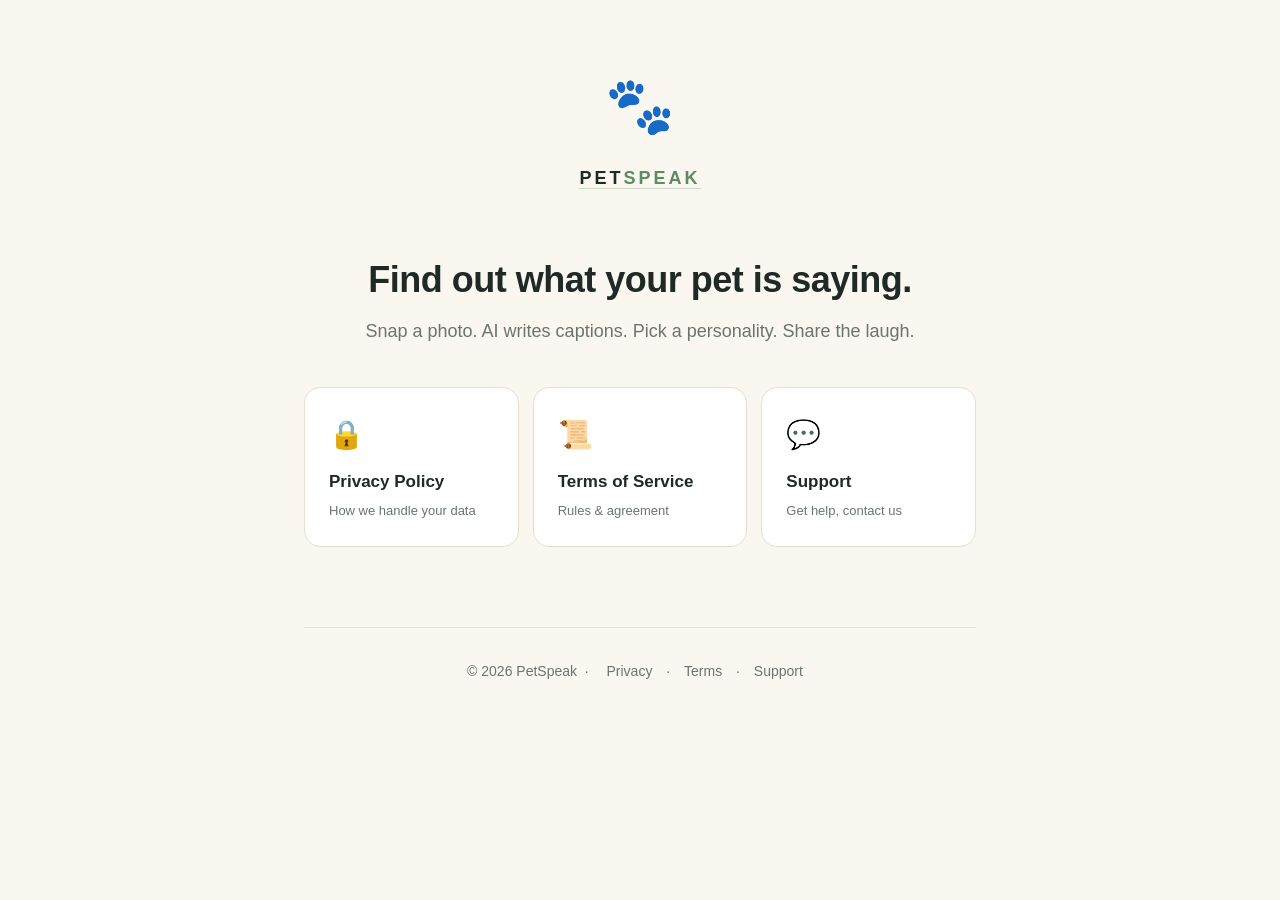
<file: index.html>
<!DOCTYPE html>
<html lang="en">
<head>
  <meta charset="UTF-8">
  <meta name="viewport" content="width=device-width, initial-scale=1.0">
  <title>PetSpeak</title>
  <link rel="stylesheet" href="_style.css">
</head>
<body>
  <div class="container">
    <header>
      <div class="logo">🐾</div>
      <a href="/" class="brand">PET<span class="accent">SPEAK</span></a>
    </header>

    <h1 style="text-align:center;">Find out what your pet is saying.</h1>
    <p style="text-align:center; color: var(--text-secondary); font-size: 18px; margin-bottom: 16px;">
      Snap a photo. AI writes captions. Pick a personality. Share the laugh.
    </p>

    <div class="home-grid">
      <a href="privacy.html" class="card">
        <div class="icon">🔒</div>
        <div class="title">Privacy Policy</div>
        <div class="sub">How we handle your data</div>
      </a>
      <a href="terms.html" class="card">
        <div class="icon">📜</div>
        <div class="title">Terms of Service</div>
        <div class="sub">Rules &amp; agreement</div>
      </a>
      <a href="support.html" class="card">
        <div class="icon">💬</div>
        <div class="title">Support</div>
        <div class="sub">Get help, contact us</div>
      </a>
    </div>

    <footer>
      © 2026 PetSpeak &nbsp;·&nbsp;
      <a href="privacy.html">Privacy</a> ·
      <a href="terms.html">Terms</a> ·
      <a href="support.html">Support</a>
    </footer>
  </div>
</body>
</html>
</file>
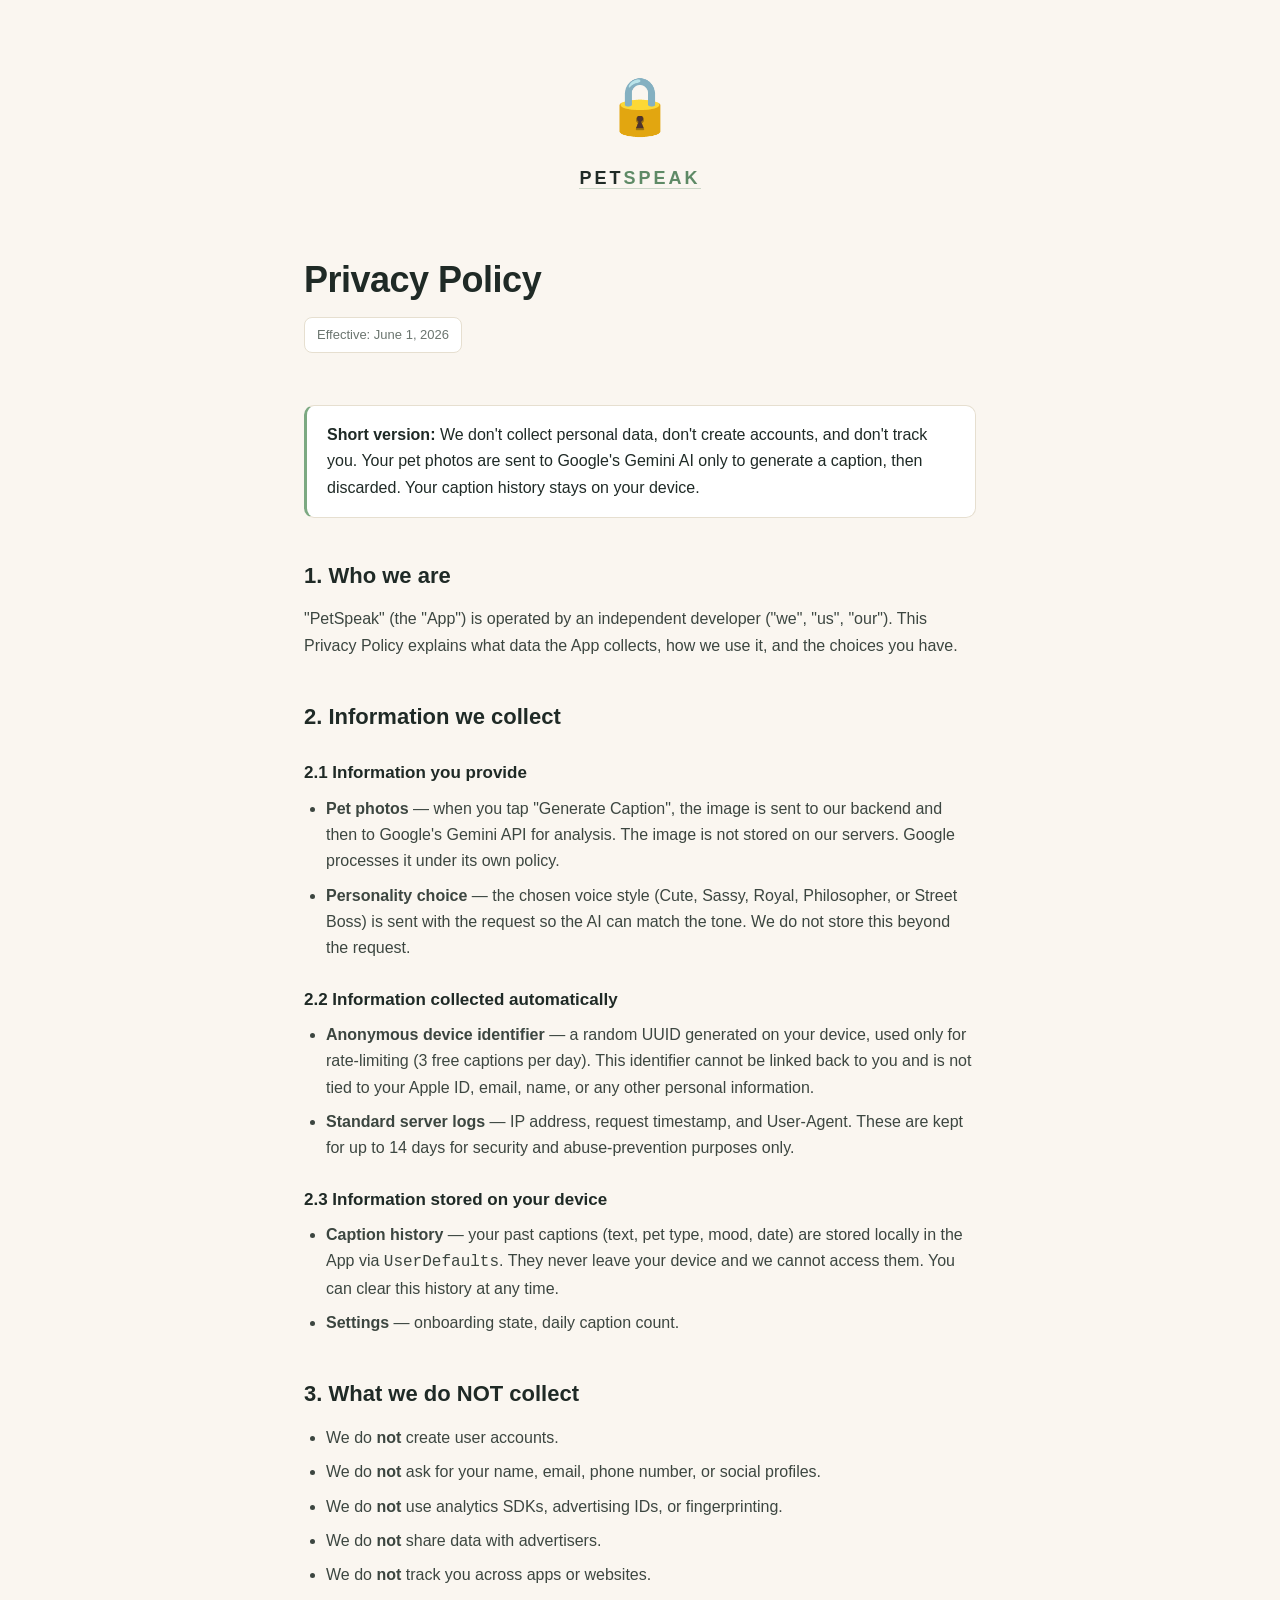
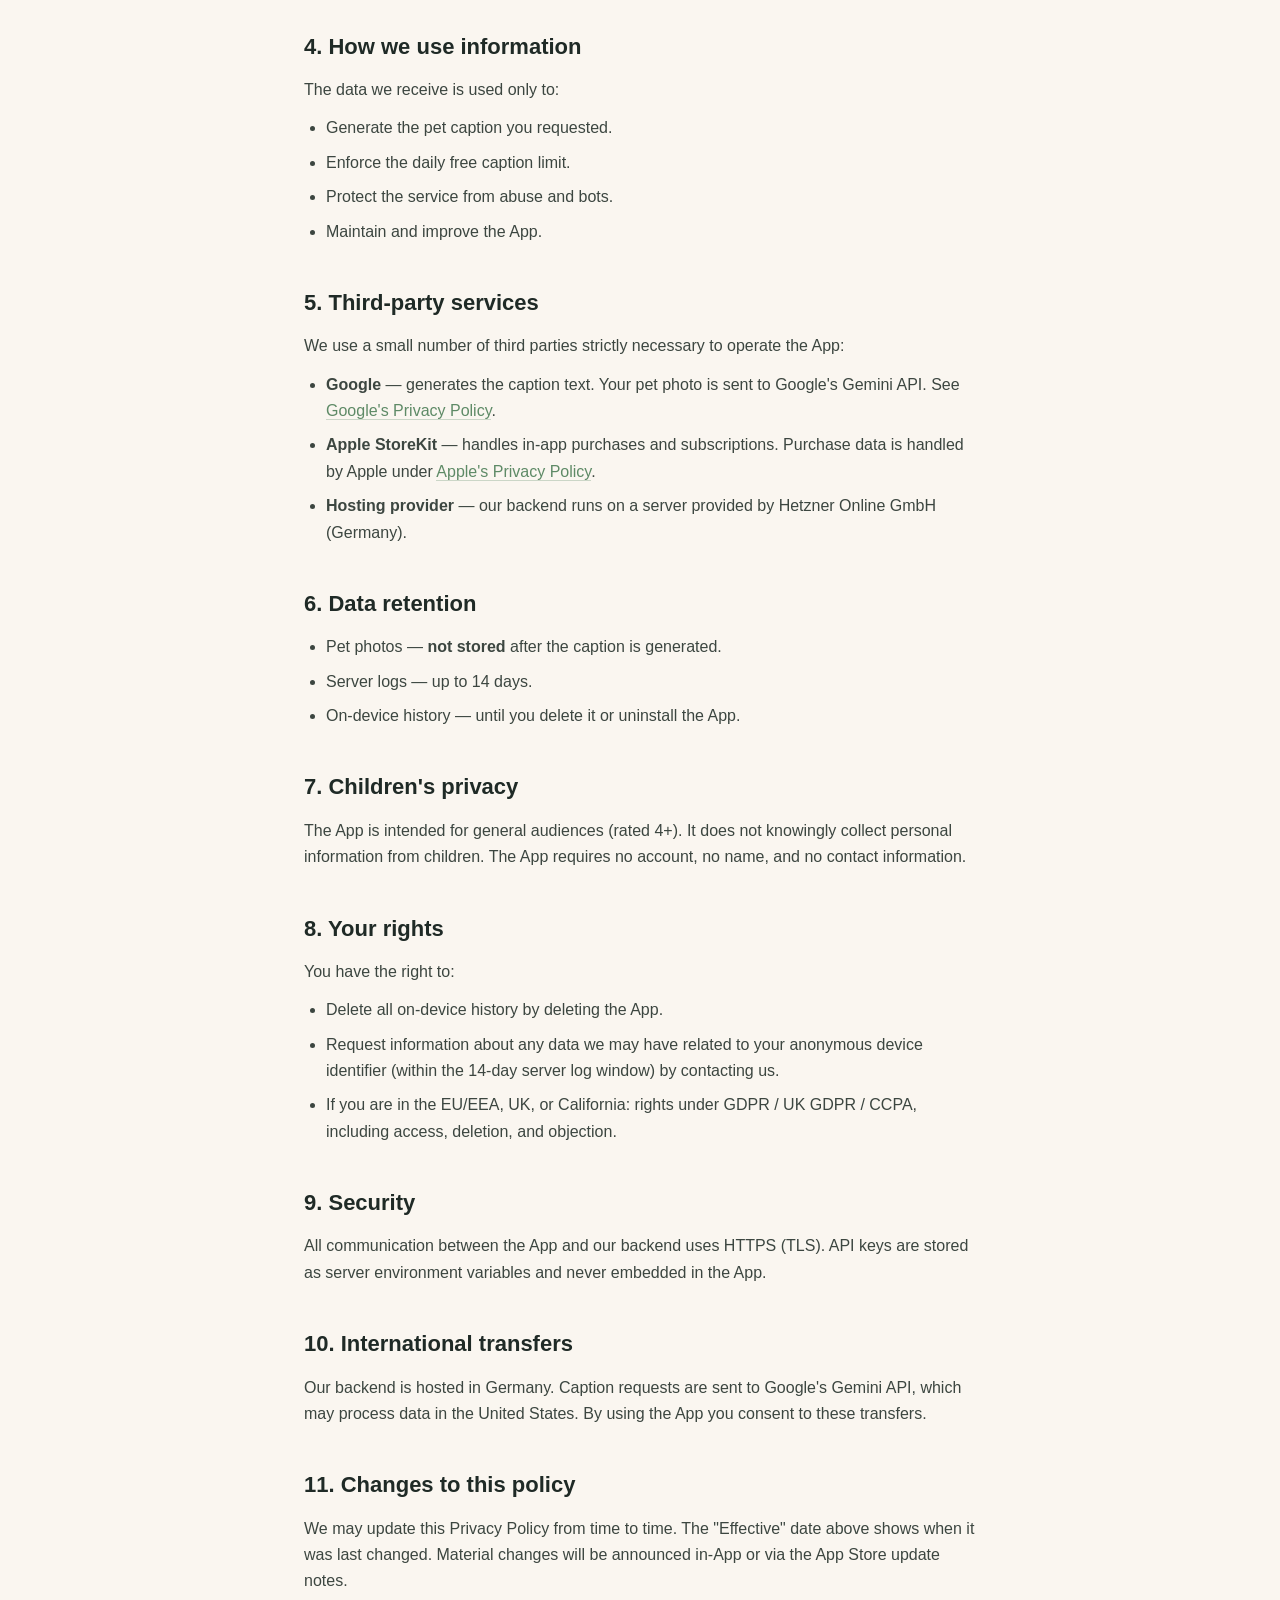
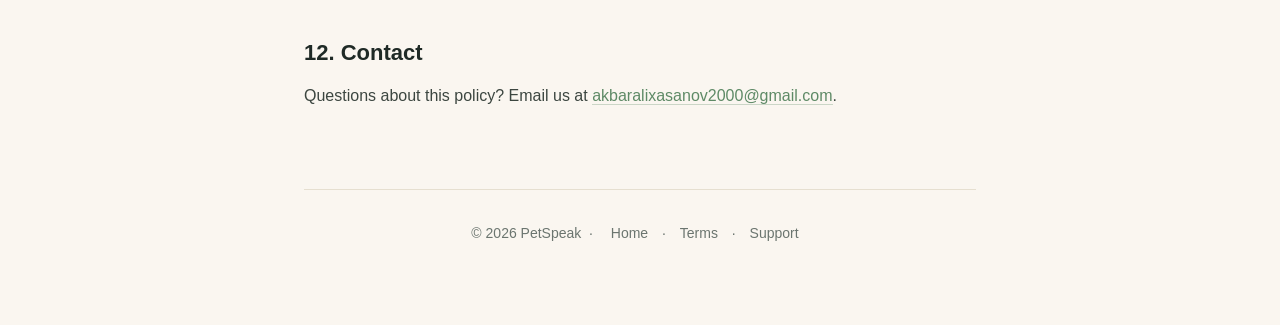
<file: privacy.html>
<!DOCTYPE html>
<html lang="en">
<head>
  <meta charset="UTF-8">
  <meta name="viewport" content="width=device-width, initial-scale=1.0">
  <title>Privacy Policy — PetSpeak</title>
  <link rel="stylesheet" href="_style.css">
</head>
<body>
  <div class="container">
    <header>
      <div class="logo">🔒</div>
      <a href="index.html" class="brand">PET<span class="accent">SPEAK</span></a>
    </header>

    <h1>Privacy Policy</h1>
    <div class="effective">Effective: June 1, 2026</div>

    <div class="callout">
      <p><strong>Short version:</strong> We don't collect personal data, don't create accounts, and don't track you. Your pet photos are sent to Google's Gemini AI only to generate a caption, then discarded. Your caption history stays on your device.</p>
    </div>

    <h2>1. Who we are</h2>
    <p>
      "PetSpeak" (the "App") is operated by an independent developer ("we", "us", "our"). This Privacy Policy explains what data the App collects, how we use it, and the choices you have.
    </p>

    <h2>2. Information we collect</h2>

    <h3>2.1 Information you provide</h3>
    <ul>
      <li><strong>Pet photos</strong> — when you tap "Generate Caption", the image is sent to our backend and then to Google's Gemini API for analysis. The image is not stored on our servers. Google processes it under its own policy.</li>
      <li><strong>Personality choice</strong> — the chosen voice style (Cute, Sassy, Royal, Philosopher, or Street Boss) is sent with the request so the AI can match the tone. We do not store this beyond the request.</li>
    </ul>

    <h3>2.2 Information collected automatically</h3>
    <ul>
      <li><strong>Anonymous device identifier</strong> — a random UUID generated on your device, used only for rate-limiting (3 free captions per day). This identifier cannot be linked back to you and is not tied to your Apple ID, email, name, or any other personal information.</li>
      <li><strong>Standard server logs</strong> — IP address, request timestamp, and User-Agent. These are kept for up to 14 days for security and abuse-prevention purposes only.</li>
    </ul>

    <h3>2.3 Information stored on your device</h3>
    <ul>
      <li><strong>Caption history</strong> — your past captions (text, pet type, mood, date) are stored locally in the App via <code>UserDefaults</code>. They never leave your device and we cannot access them. You can clear this history at any time.</li>
      <li><strong>Settings</strong> — onboarding state, daily caption count.</li>
    </ul>

    <h2>3. What we do NOT collect</h2>
    <ul>
      <li>We do <strong>not</strong> create user accounts.</li>
      <li>We do <strong>not</strong> ask for your name, email, phone number, or social profiles.</li>
      <li>We do <strong>not</strong> use analytics SDKs, advertising IDs, or fingerprinting.</li>
      <li>We do <strong>not</strong> share data with advertisers.</li>
      <li>We do <strong>not</strong> track you across apps or websites.</li>
    </ul>

    <h2>4. How we use information</h2>
    <p>The data we receive is used only to:</p>
    <ul>
      <li>Generate the pet caption you requested.</li>
      <li>Enforce the daily free caption limit.</li>
      <li>Protect the service from abuse and bots.</li>
      <li>Maintain and improve the App.</li>
    </ul>

    <h2>5. Third-party services</h2>
    <p>We use a small number of third parties strictly necessary to operate the App:</p>
    <ul>
      <li><strong>Google</strong> — generates the caption text. Your pet photo is sent to Google's Gemini API. See <a href="https://policies.google.com/privacy" target="_blank" rel="noopener">Google's Privacy Policy</a>.</li>
      <li><strong>Apple StoreKit</strong> — handles in-app purchases and subscriptions. Purchase data is handled by Apple under <a href="https://www.apple.com/legal/privacy/" target="_blank" rel="noopener">Apple's Privacy Policy</a>.</li>
      <li><strong>Hosting provider</strong> — our backend runs on a server provided by Hetzner Online GmbH (Germany).</li>
    </ul>

    <h2>6. Data retention</h2>
    <ul>
      <li>Pet photos — <strong>not stored</strong> after the caption is generated.</li>
      <li>Server logs — up to 14 days.</li>
      <li>On-device history — until you delete it or uninstall the App.</li>
    </ul>

    <h2>7. Children's privacy</h2>
    <p>
      The App is intended for general audiences (rated 4+). It does not knowingly collect personal information from children. The App requires no account, no name, and no contact information.
    </p>

    <h2>8. Your rights</h2>
    <p>You have the right to:</p>
    <ul>
      <li>Delete all on-device history by deleting the App.</li>
      <li>Request information about any data we may have related to your anonymous device identifier (within the 14-day server log window) by contacting us.</li>
      <li>If you are in the EU/EEA, UK, or California: rights under GDPR / UK GDPR / CCPA, including access, deletion, and objection.</li>
    </ul>

    <h2>9. Security</h2>
    <p>
      All communication between the App and our backend uses HTTPS (TLS). API keys are stored as server environment variables and never embedded in the App.
    </p>

    <h2>10. International transfers</h2>
    <p>
      Our backend is hosted in Germany. Caption requests are sent to Google's Gemini API, which may process data in the United States. By using the App you consent to these transfers.
    </p>

    <h2>11. Changes to this policy</h2>
    <p>
      We may update this Privacy Policy from time to time. The "Effective" date above shows when it was last changed. Material changes will be announced in-App or via the App Store update notes.
    </p>

    <h2>12. Contact</h2>
    <p>
      Questions about this policy? Email us at <a href="mailto:akbaralixasanov2000@gmail.com">akbaralixasanov2000@gmail.com</a>.
    </p>

    <footer>
      © 2026 PetSpeak &nbsp;·&nbsp;
      <a href="index.html">Home</a> ·
      <a href="terms.html">Terms</a> ·
      <a href="support.html">Support</a>
    </footer>
  </div>
</body>
</html>
</file>
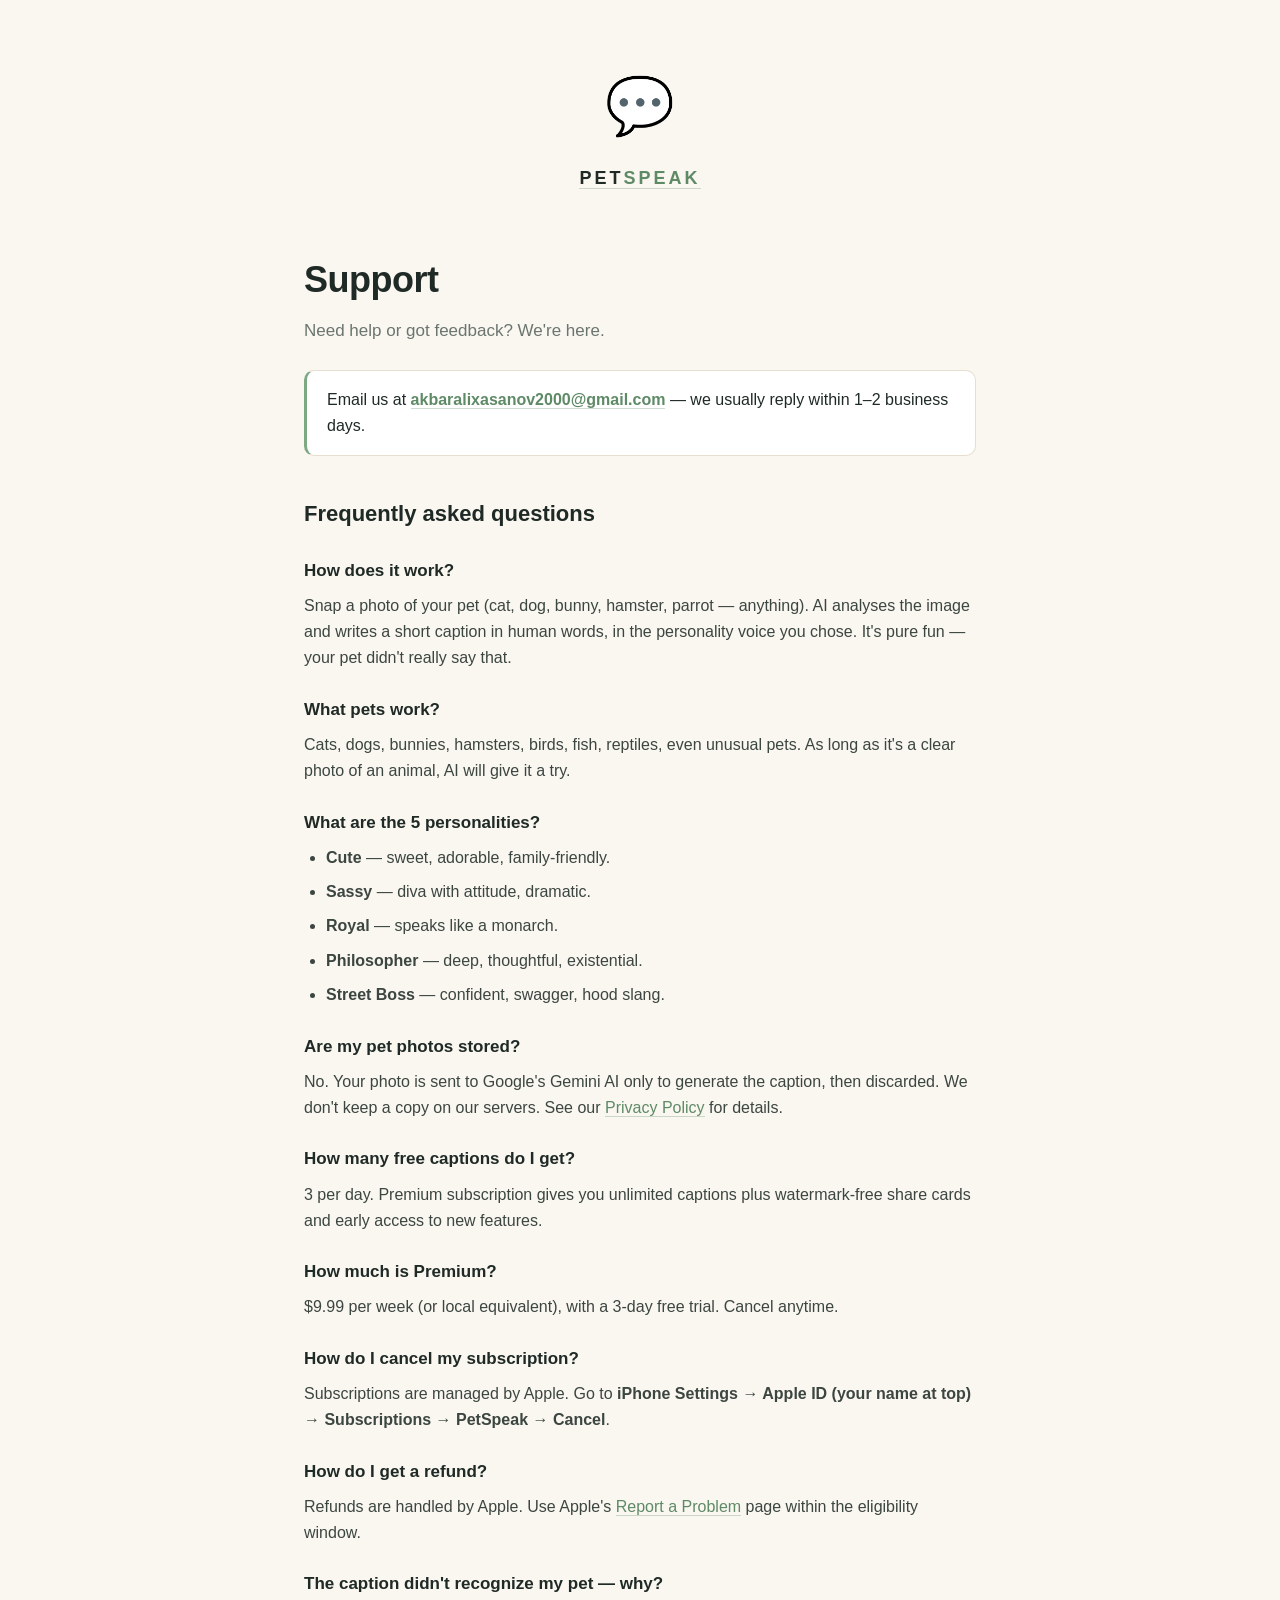
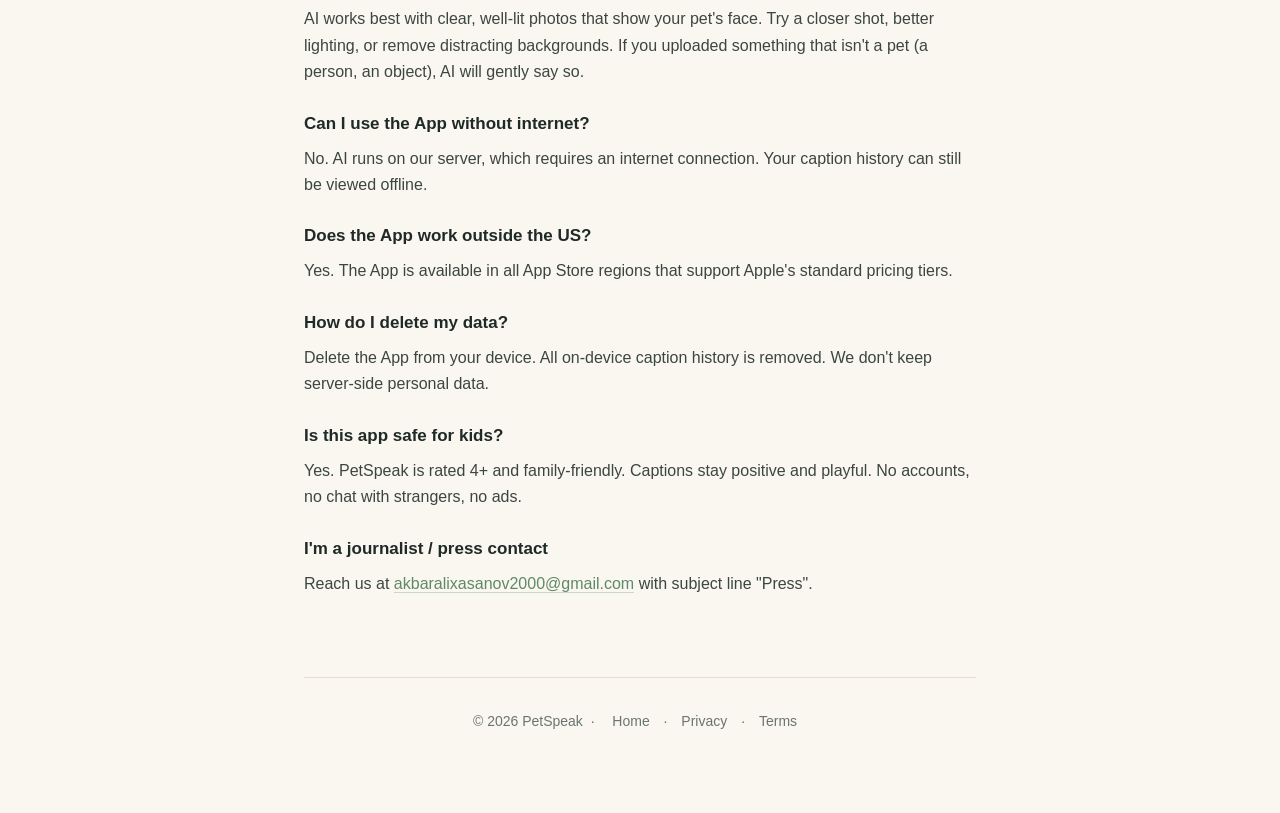
<file: support.html>
<!DOCTYPE html>
<html lang="en">
<head>
  <meta charset="UTF-8">
  <meta name="viewport" content="width=device-width, initial-scale=1.0">
  <title>Support — PetSpeak</title>
  <link rel="stylesheet" href="_style.css">
</head>
<body>
  <div class="container">
    <header>
      <div class="logo">💬</div>
      <a href="index.html" class="brand">PET<span class="accent">SPEAK</span></a>
    </header>

    <h1>Support</h1>
    <p style="font-size: 17px; color: var(--text-secondary); margin-bottom: 24px;">
      Need help or got feedback? We're here.
    </p>

    <div class="callout">
      <p>Email us at <a href="mailto:akbaralixasanov2000@gmail.com"><strong>akbaralixasanov2000@gmail.com</strong></a> — we usually reply within 1–2 business days.</p>
    </div>

    <h2>Frequently asked questions</h2>

    <h3>How does it work?</h3>
    <p>
      Snap a photo of your pet (cat, dog, bunny, hamster, parrot — anything). AI analyses the image and writes a short caption in human words, in the personality voice you chose. It's pure fun — your pet didn't really say that.
    </p>

    <h3>What pets work?</h3>
    <p>
      Cats, dogs, bunnies, hamsters, birds, fish, reptiles, even unusual pets. As long as it's a clear photo of an animal, AI will give it a try.
    </p>

    <h3>What are the 5 personalities?</h3>
    <ul>
      <li><strong>Cute</strong> — sweet, adorable, family-friendly.</li>
      <li><strong>Sassy</strong> — diva with attitude, dramatic.</li>
      <li><strong>Royal</strong> — speaks like a monarch.</li>
      <li><strong>Philosopher</strong> — deep, thoughtful, existential.</li>
      <li><strong>Street Boss</strong> — confident, swagger, hood slang.</li>
    </ul>

    <h3>Are my pet photos stored?</h3>
    <p>
      No. Your photo is sent to Google's Gemini AI only to generate the caption, then discarded. We don't keep a copy on our servers. See our <a href="privacy.html">Privacy Policy</a> for details.
    </p>

    <h3>How many free captions do I get?</h3>
    <p>
      3 per day. Premium subscription gives you unlimited captions plus watermark-free share cards and early access to new features.
    </p>

    <h3>How much is Premium?</h3>
    <p>
      $9.99 per week (or local equivalent), with a 3-day free trial. Cancel anytime.
    </p>

    <h3>How do I cancel my subscription?</h3>
    <p>
      Subscriptions are managed by Apple. Go to <strong>iPhone Settings → Apple ID (your name at top) → Subscriptions → PetSpeak → Cancel</strong>.
    </p>

    <h3>How do I get a refund?</h3>
    <p>
      Refunds are handled by Apple. Use Apple's <a href="https://reportaproblem.apple.com" target="_blank" rel="noopener">Report a Problem</a> page within the eligibility window.
    </p>

    <h3>The caption didn't recognize my pet — why?</h3>
    <p>
      AI works best with clear, well-lit photos that show your pet's face. Try a closer shot, better lighting, or remove distracting backgrounds. If you uploaded something that isn't a pet (a person, an object), AI will gently say so.
    </p>

    <h3>Can I use the App without internet?</h3>
    <p>
      No. AI runs on our server, which requires an internet connection. Your caption history can still be viewed offline.
    </p>

    <h3>Does the App work outside the US?</h3>
    <p>
      Yes. The App is available in all App Store regions that support Apple's standard pricing tiers.
    </p>

    <h3>How do I delete my data?</h3>
    <p>
      Delete the App from your device. All on-device caption history is removed. We don't keep server-side personal data.
    </p>

    <h3>Is this app safe for kids?</h3>
    <p>
      Yes. PetSpeak is rated 4+ and family-friendly. Captions stay positive and playful. No accounts, no chat with strangers, no ads.
    </p>

    <h3>I'm a journalist / press contact</h3>
    <p>
      Reach us at <a href="mailto:akbaralixasanov2000@gmail.com">akbaralixasanov2000@gmail.com</a> with subject line "Press".
    </p>

    <footer>
      © 2026 PetSpeak &nbsp;·&nbsp;
      <a href="index.html">Home</a> ·
      <a href="privacy.html">Privacy</a> ·
      <a href="terms.html">Terms</a>
    </footer>
  </div>
</body>
</html>
</file>
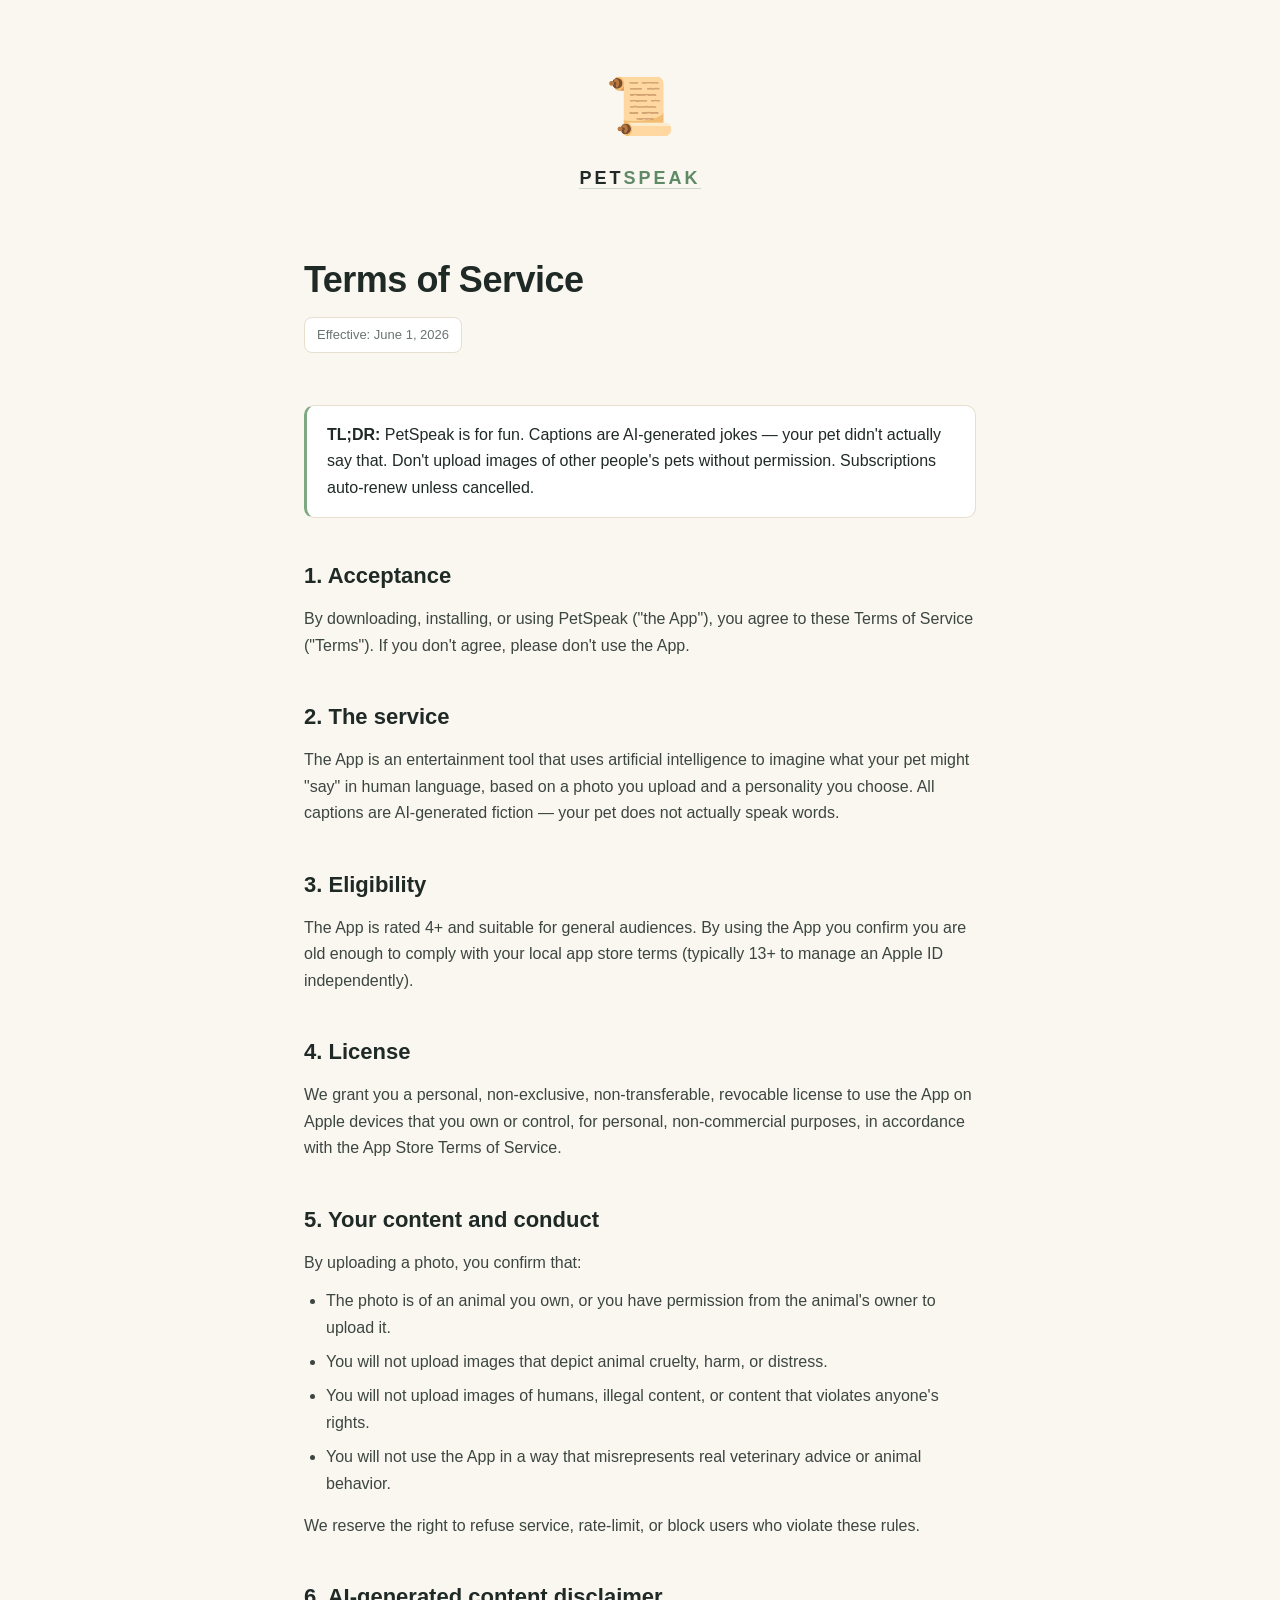
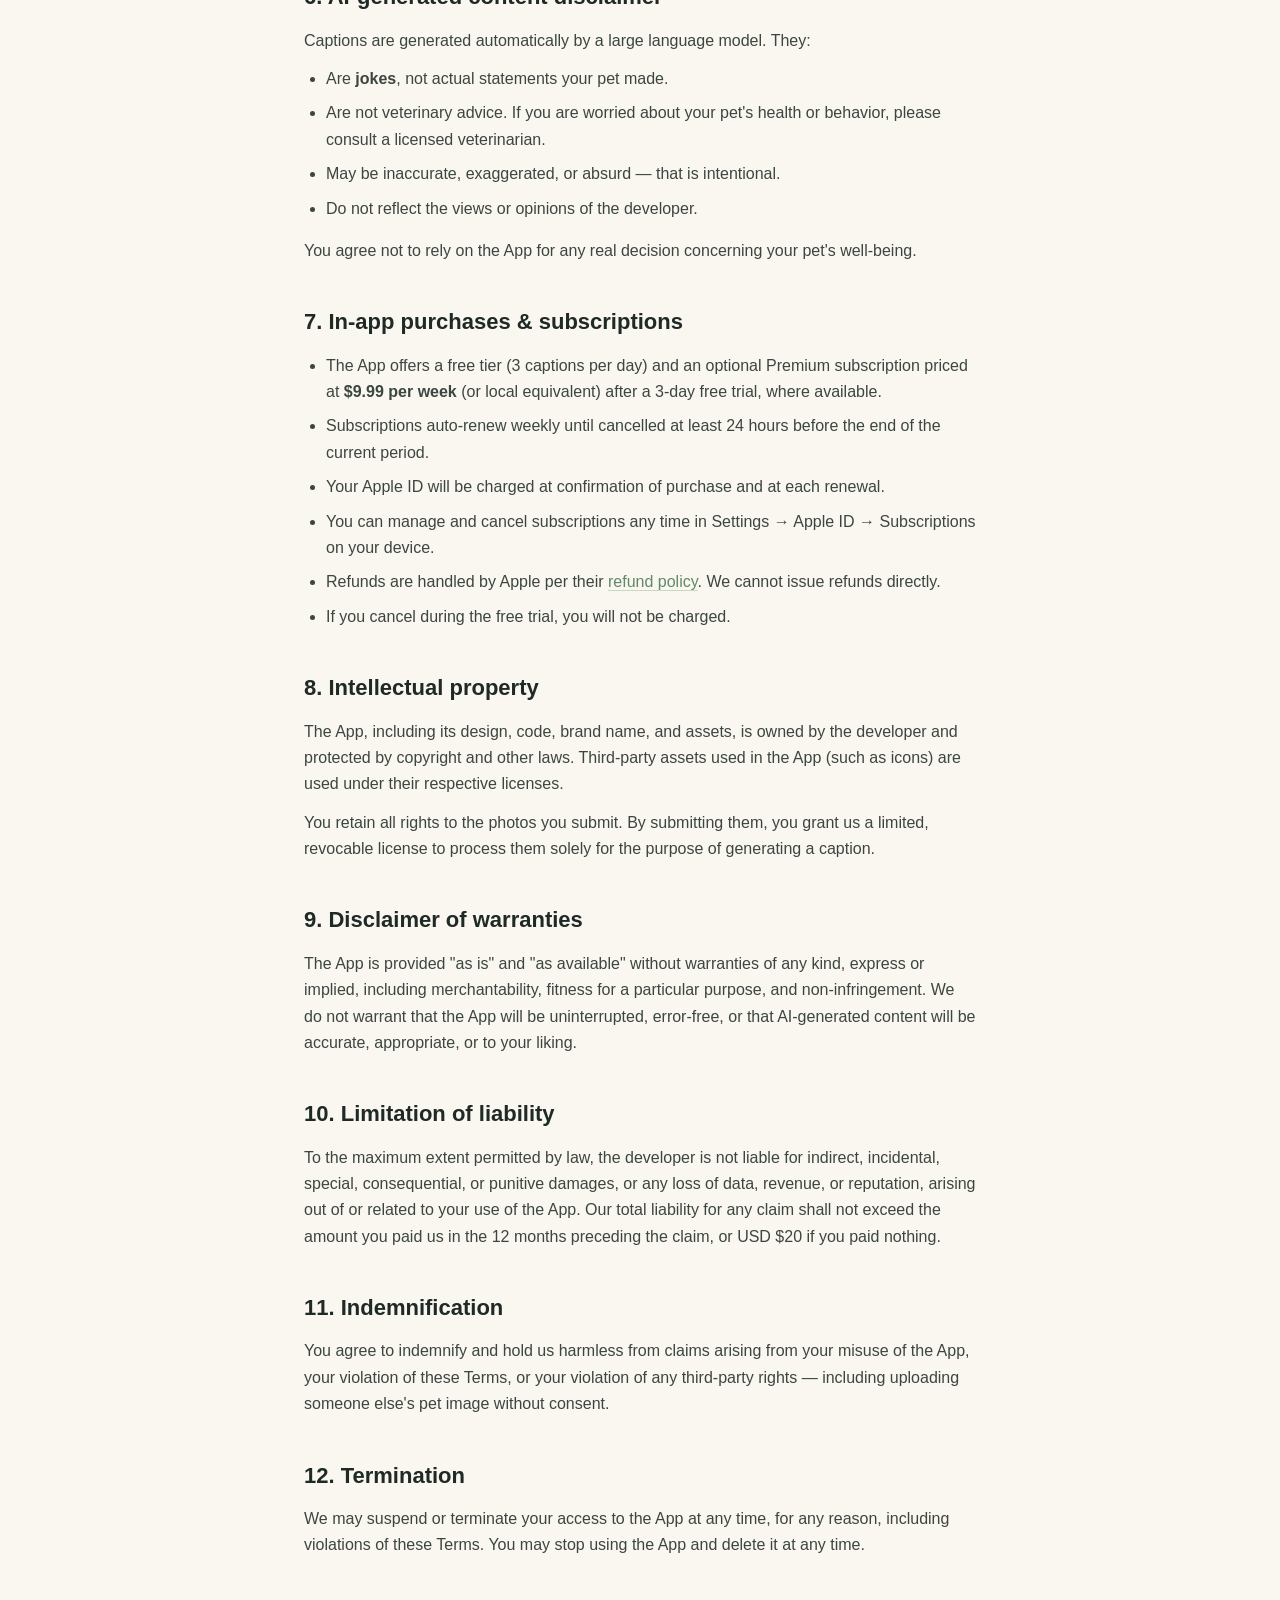
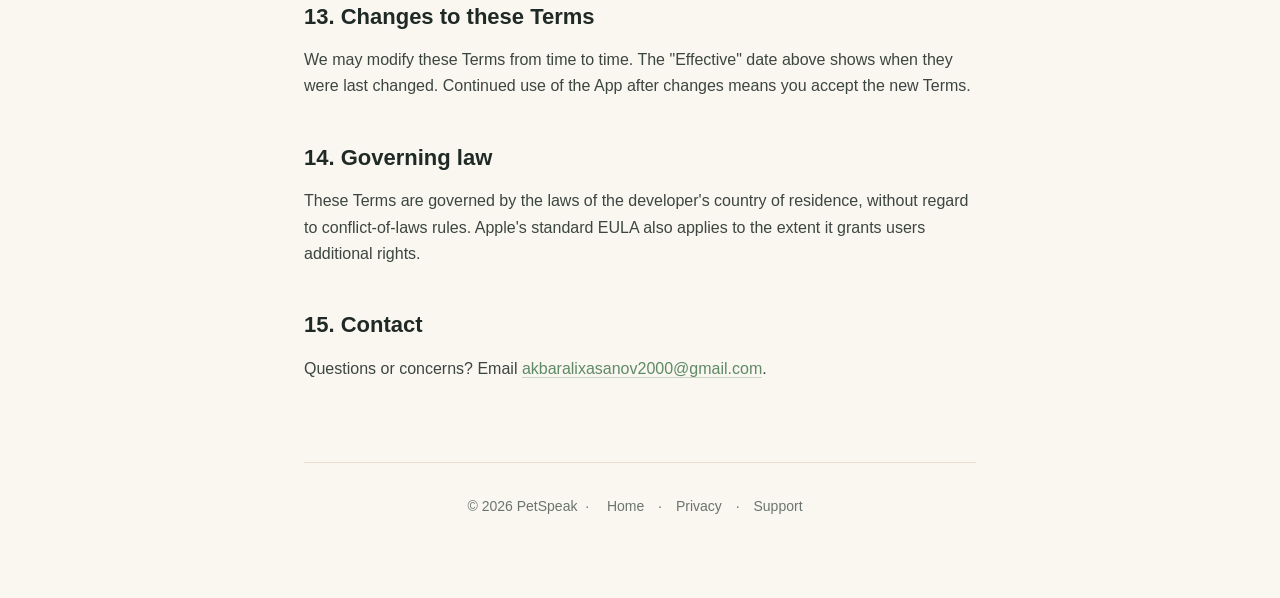
<file: terms.html>
<!DOCTYPE html>
<html lang="en">
<head>
  <meta charset="UTF-8">
  <meta name="viewport" content="width=device-width, initial-scale=1.0">
  <title>Terms of Service — PetSpeak</title>
  <link rel="stylesheet" href="_style.css">
</head>
<body>
  <div class="container">
    <header>
      <div class="logo">📜</div>
      <a href="index.html" class="brand">PET<span class="accent">SPEAK</span></a>
    </header>

    <h1>Terms of Service</h1>
    <div class="effective">Effective: June 1, 2026</div>

    <div class="callout">
      <p><strong>TL;DR:</strong> PetSpeak is for fun. Captions are AI-generated jokes — your pet didn't actually say that. Don't upload images of other people's pets without permission. Subscriptions auto-renew unless cancelled.</p>
    </div>

    <h2>1. Acceptance</h2>
    <p>
      By downloading, installing, or using PetSpeak ("the App"), you agree to these Terms of Service ("Terms"). If you don't agree, please don't use the App.
    </p>

    <h2>2. The service</h2>
    <p>
      The App is an entertainment tool that uses artificial intelligence to imagine what your pet might "say" in human language, based on a photo you upload and a personality you choose. All captions are AI-generated fiction — your pet does not actually speak words.
    </p>

    <h2>3. Eligibility</h2>
    <p>
      The App is rated 4+ and suitable for general audiences. By using the App you confirm you are old enough to comply with your local app store terms (typically 13+ to manage an Apple ID independently).
    </p>

    <h2>4. License</h2>
    <p>
      We grant you a personal, non-exclusive, non-transferable, revocable license to use the App on Apple devices that you own or control, for personal, non-commercial purposes, in accordance with the App Store Terms of Service.
    </p>

    <h2>5. Your content and conduct</h2>
    <p>By uploading a photo, you confirm that:</p>
    <ul>
      <li>The photo is of an animal you own, or you have permission from the animal's owner to upload it.</li>
      <li>You will not upload images that depict animal cruelty, harm, or distress.</li>
      <li>You will not upload images of humans, illegal content, or content that violates anyone's rights.</li>
      <li>You will not use the App in a way that misrepresents real veterinary advice or animal behavior.</li>
    </ul>
    <p>
      We reserve the right to refuse service, rate-limit, or block users who violate these rules.
    </p>

    <h2>6. AI-generated content disclaimer</h2>
    <p>
      Captions are generated automatically by a large language model. They:
    </p>
    <ul>
      <li>Are <strong>jokes</strong>, not actual statements your pet made.</li>
      <li>Are not veterinary advice. If you are worried about your pet's health or behavior, please consult a licensed veterinarian.</li>
      <li>May be inaccurate, exaggerated, or absurd — that is intentional.</li>
      <li>Do not reflect the views or opinions of the developer.</li>
    </ul>
    <p>
      You agree not to rely on the App for any real decision concerning your pet's well-being.
    </p>

    <h2>7. In-app purchases &amp; subscriptions</h2>
    <ul>
      <li>The App offers a free tier (3 captions per day) and an optional Premium subscription priced at <strong>$9.99 per week</strong> (or local equivalent) after a 3-day free trial, where available.</li>
      <li>Subscriptions auto-renew weekly until cancelled at least 24 hours before the end of the current period.</li>
      <li>Your Apple ID will be charged at confirmation of purchase and at each renewal.</li>
      <li>You can manage and cancel subscriptions any time in Settings → Apple ID → Subscriptions on your device.</li>
      <li>Refunds are handled by Apple per their <a href="https://support.apple.com/HT204084" target="_blank" rel="noopener">refund policy</a>. We cannot issue refunds directly.</li>
      <li>If you cancel during the free trial, you will not be charged.</li>
    </ul>

    <h2>8. Intellectual property</h2>
    <p>
      The App, including its design, code, brand name, and assets, is owned by the developer and protected by copyright and other laws. Third-party assets used in the App (such as icons) are used under their respective licenses.
    </p>
    <p>
      You retain all rights to the photos you submit. By submitting them, you grant us a limited, revocable license to process them solely for the purpose of generating a caption.
    </p>

    <h2>9. Disclaimer of warranties</h2>
    <p>
      The App is provided "as is" and "as available" without warranties of any kind, express or implied, including merchantability, fitness for a particular purpose, and non-infringement. We do not warrant that the App will be uninterrupted, error-free, or that AI-generated content will be accurate, appropriate, or to your liking.
    </p>

    <h2>10. Limitation of liability</h2>
    <p>
      To the maximum extent permitted by law, the developer is not liable for indirect, incidental, special, consequential, or punitive damages, or any loss of data, revenue, or reputation, arising out of or related to your use of the App. Our total liability for any claim shall not exceed the amount you paid us in the 12 months preceding the claim, or USD $20 if you paid nothing.
    </p>

    <h2>11. Indemnification</h2>
    <p>
      You agree to indemnify and hold us harmless from claims arising from your misuse of the App, your violation of these Terms, or your violation of any third-party rights — including uploading someone else's pet image without consent.
    </p>

    <h2>12. Termination</h2>
    <p>
      We may suspend or terminate your access to the App at any time, for any reason, including violations of these Terms. You may stop using the App and delete it at any time.
    </p>

    <h2>13. Changes to these Terms</h2>
    <p>
      We may modify these Terms from time to time. The "Effective" date above shows when they were last changed. Continued use of the App after changes means you accept the new Terms.
    </p>

    <h2>14. Governing law</h2>
    <p>
      These Terms are governed by the laws of the developer's country of residence, without regard to conflict-of-laws rules. Apple's standard EULA also applies to the extent it grants users additional rights.
    </p>

    <h2>15. Contact</h2>
    <p>
      Questions or concerns? Email <a href="mailto:akbaralixasanov2000@gmail.com">akbaralixasanov2000@gmail.com</a>.
    </p>

    <footer>
      © 2026 PetSpeak &nbsp;·&nbsp;
      <a href="index.html">Home</a> ·
      <a href="privacy.html">Privacy</a> ·
      <a href="support.html">Support</a>
    </footer>
  </div>
</body>
</html>
</file>
<file: _style.css>
:root {
  --bg: #FAF6F0;
  --card: #FFFFFF;
  --border: #E6DFD0;
  --text: #1F2A26;
  --text-secondary: #6B756F;
  --accent: #7CA982;
  --accent-deep: #5E8A66;
  --link: #5E8A66;
  --coral: #EC7E62;
  --dark: #2D3A35;
}

* { box-sizing: border-box; margin: 0; padding: 0; }
html { scroll-behavior: smooth; }

body {
  font-family: -apple-system, BlinkMacSystemFont, 'SF Pro Display', 'Segoe UI', Roboto, sans-serif;
  background: var(--bg);
  color: var(--text);
  line-height: 1.65;
  -webkit-font-smoothing: antialiased;
}

.container {
  max-width: 720px;
  margin: 0 auto;
  padding: 60px 24px 80px;
}

header {
  text-align: center;
  margin-bottom: 56px;
}

.logo { font-size: 56px; margin-bottom: 12px; }

.brand {
  font-size: 18px;
  font-weight: 800;
  letter-spacing: 3px;
  color: var(--text);
  text-transform: uppercase;
  text-decoration: none;
}

.brand .accent { color: var(--accent-deep); }

h1 {
  font-size: 36px;
  font-weight: 800;
  margin: 40px 0 8px;
  letter-spacing: -0.5px;
  color: var(--text);
}

h2 {
  font-size: 22px;
  font-weight: 700;
  margin: 40px 0 12px;
  color: var(--text);
}

h3 {
  font-size: 17px;
  font-weight: 600;
  margin: 24px 0 8px;
  color: var(--text);
}

p, li {
  font-size: 16px;
  color: #3C4640;
  margin-bottom: 12px;
}

ul, ol {
  padding-left: 22px;
  margin-bottom: 16px;
}

li { margin-bottom: 8px; }

a {
  color: var(--link);
  text-decoration: none;
  border-bottom: 1px solid rgba(94, 138, 102, 0.3);
  transition: border-color .15s;
}

a:hover { border-color: var(--link); }

.effective {
  display: inline-block;
  padding: 6px 12px;
  background: var(--card);
  border: 1px solid var(--border);
  border-radius: 8px;
  font-size: 13px;
  color: var(--text-secondary);
  margin-bottom: 32px;
}

.callout {
  background: var(--card);
  border: 1px solid var(--border);
  border-left: 3px solid var(--accent);
  border-radius: 10px;
  padding: 16px 20px;
  margin: 20px 0;
}

.callout p { margin: 0; color: var(--text); }

footer {
  margin-top: 80px;
  padding-top: 32px;
  border-top: 1px solid var(--border);
  text-align: center;
  font-size: 14px;
  color: var(--text-secondary);
}

footer a {
  color: var(--text-secondary);
  border: none;
  margin: 0 10px;
}

footer a:hover { color: var(--link); }

.home-grid {
  display: grid;
  grid-template-columns: 1fr;
  gap: 14px;
  margin-top: 40px;
}

@media (min-width: 640px) {
  .home-grid { grid-template-columns: 1fr 1fr 1fr; }
}

.card {
  display: block;
  background: var(--card);
  border: 1px solid var(--border);
  border-radius: 16px;
  padding: 24px;
  color: var(--text);
  text-decoration: none;
  transition: transform .15s, border-color .15s;
}

.card:hover {
  transform: translateY(-2px);
  border-color: var(--accent);
}

.card .icon { font-size: 28px; margin-bottom: 10px; }
.card .title { font-size: 17px; font-weight: 700; margin-bottom: 4px; }
.card .sub { font-size: 13px; color: var(--text-secondary); }
</file>
